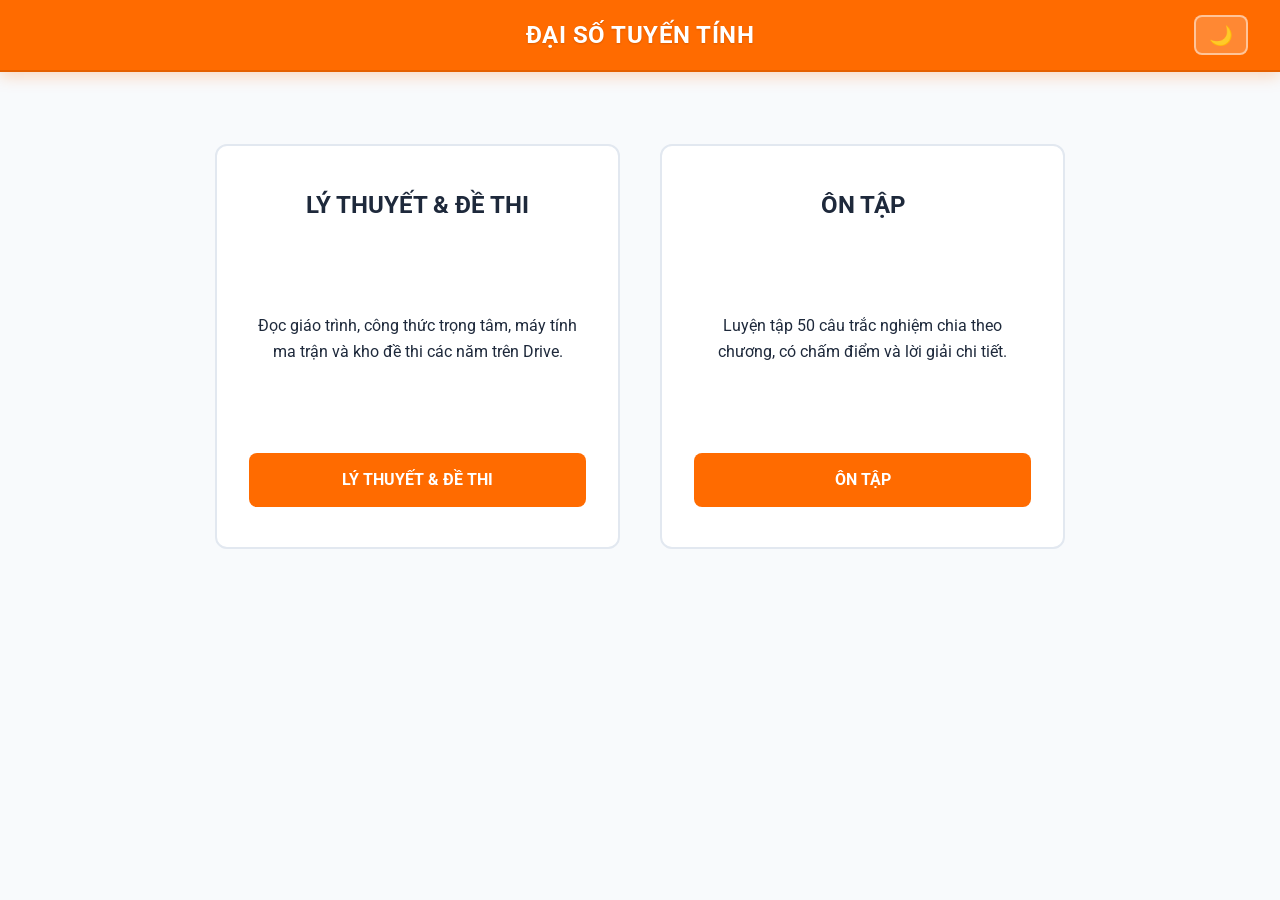
<file: Web2/index.html>
<!DOCTYPE html>
<html lang="vi">
<head>
    <meta charset="UTF-8">
    <meta name="viewport" content="width=device-width, initial-scale=1.0">
    <title>Trang chủ</title>
    <link rel="stylesheet" href="css/style.css?v=6">
</head>
<body>

    <header>
        <h1>ĐẠI SỐ TUYẾN TÍNH</h1>
        <div class="header-actions">
            <button id="theme-toggle" class="theme-toggle-btn" title="Đổi giao diện Sáng/Tối">🌙</button>
        </div>
    </header>

    <div class="container">
        <div class="home-grid">
            <div class="square-card">
                <h2>LÝ THUYẾT & ĐỀ THI</h2>
                <p>Đọc giáo trình, công thức trọng tâm, máy tính ma trận và kho đề thi các năm trên Drive.</p>
                <a href="theory.html" class="btn-orange">LÝ THUYẾT & ĐỀ THI</a>
            </div>

            <div class="square-card">
                <h2>ÔN TẬP</h2>
                <p>Luyện tập 50 câu trắc nghiệm chia theo chương, có chấm điểm và lời giải chi tiết.</p>
                <a href="quiz.html" class="btn-orange">ÔN TẬP</a>
            </div>
        </div>
    </div>

    <script src="js/quiz.js"></script>
</body>
</html>
</file>
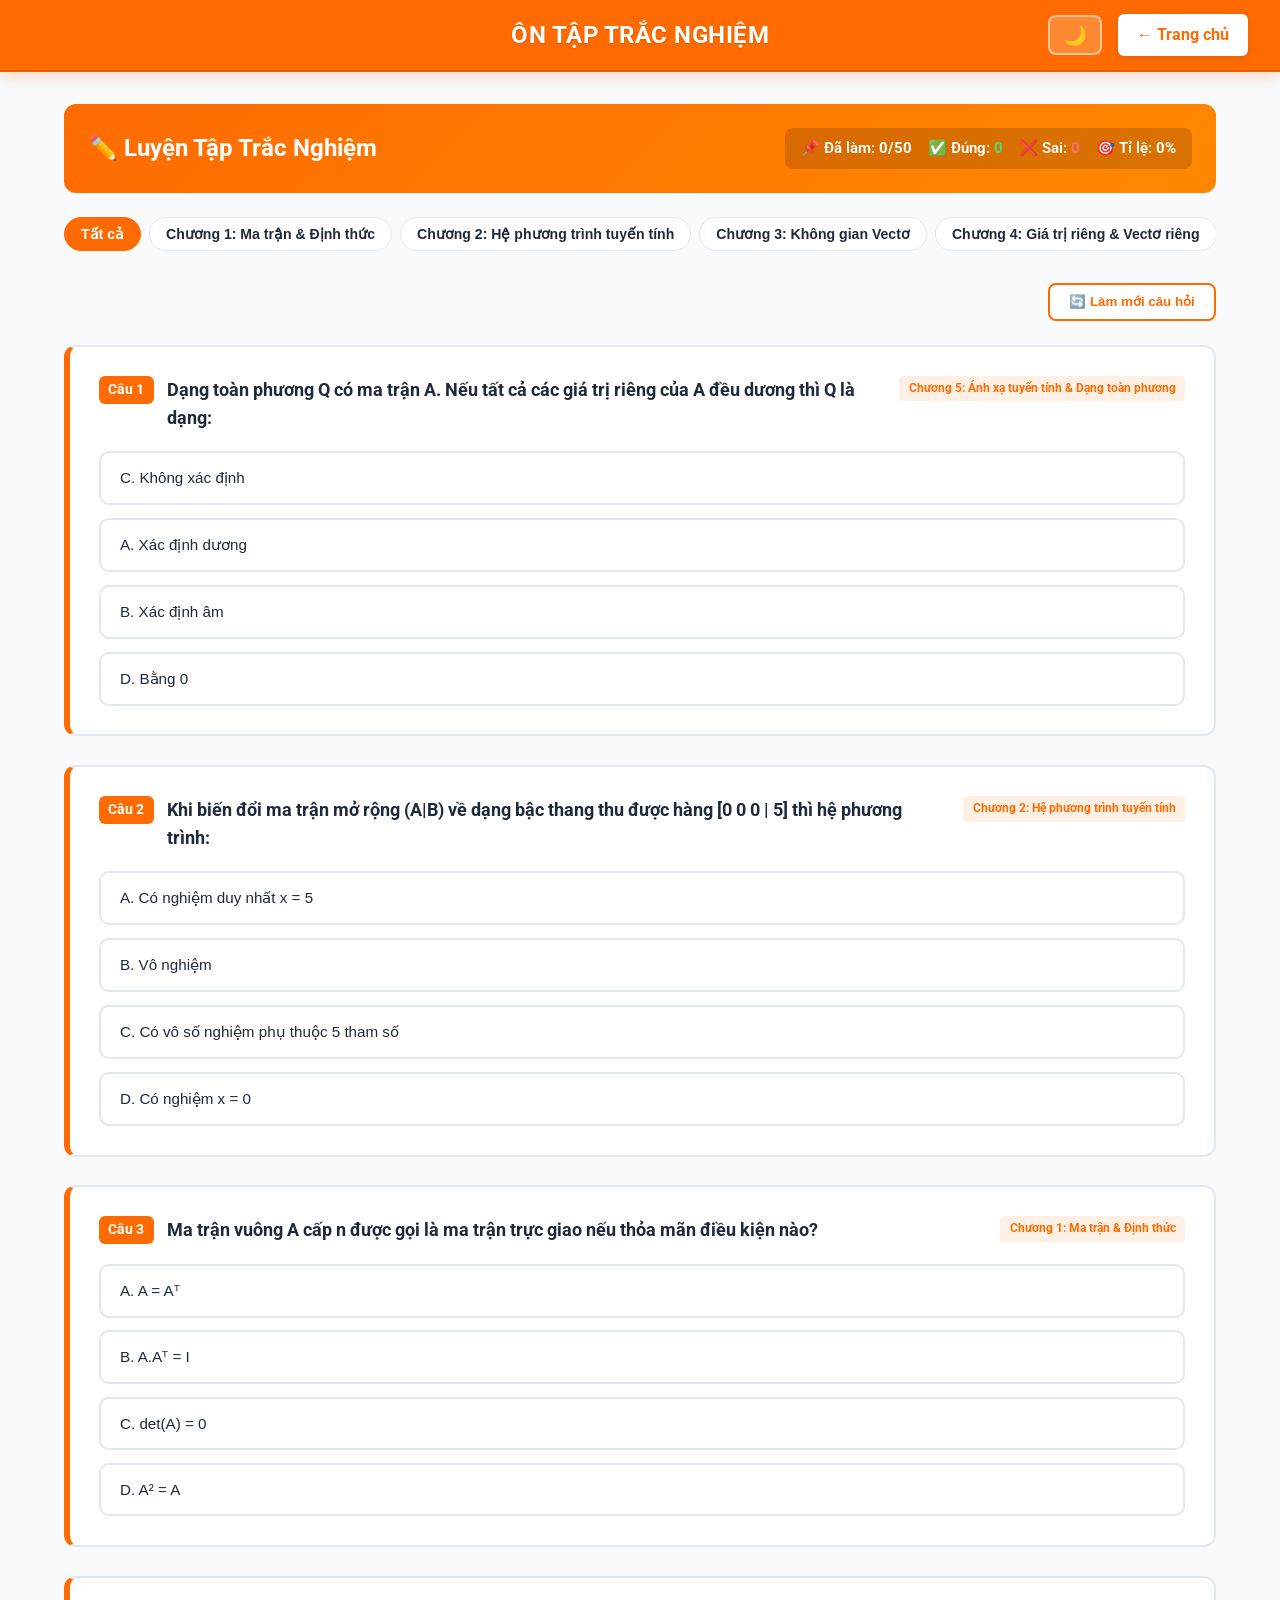
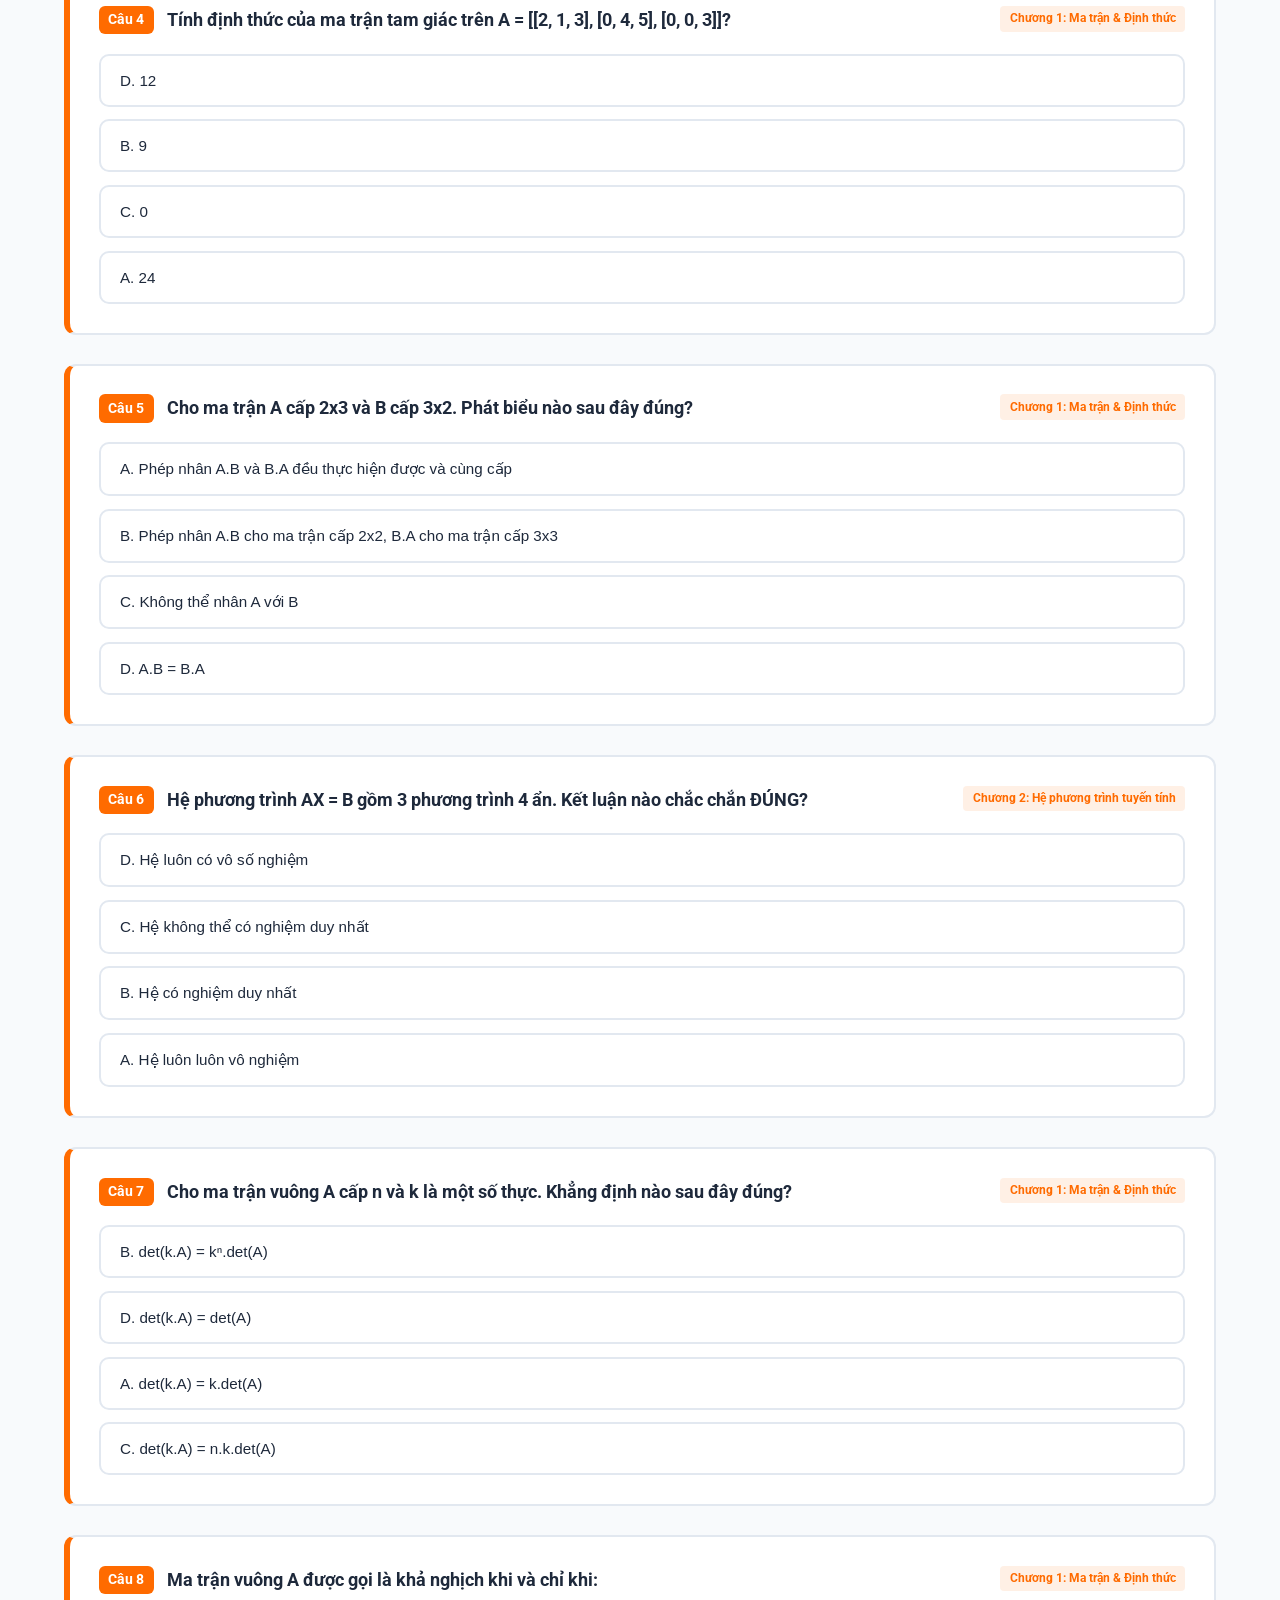
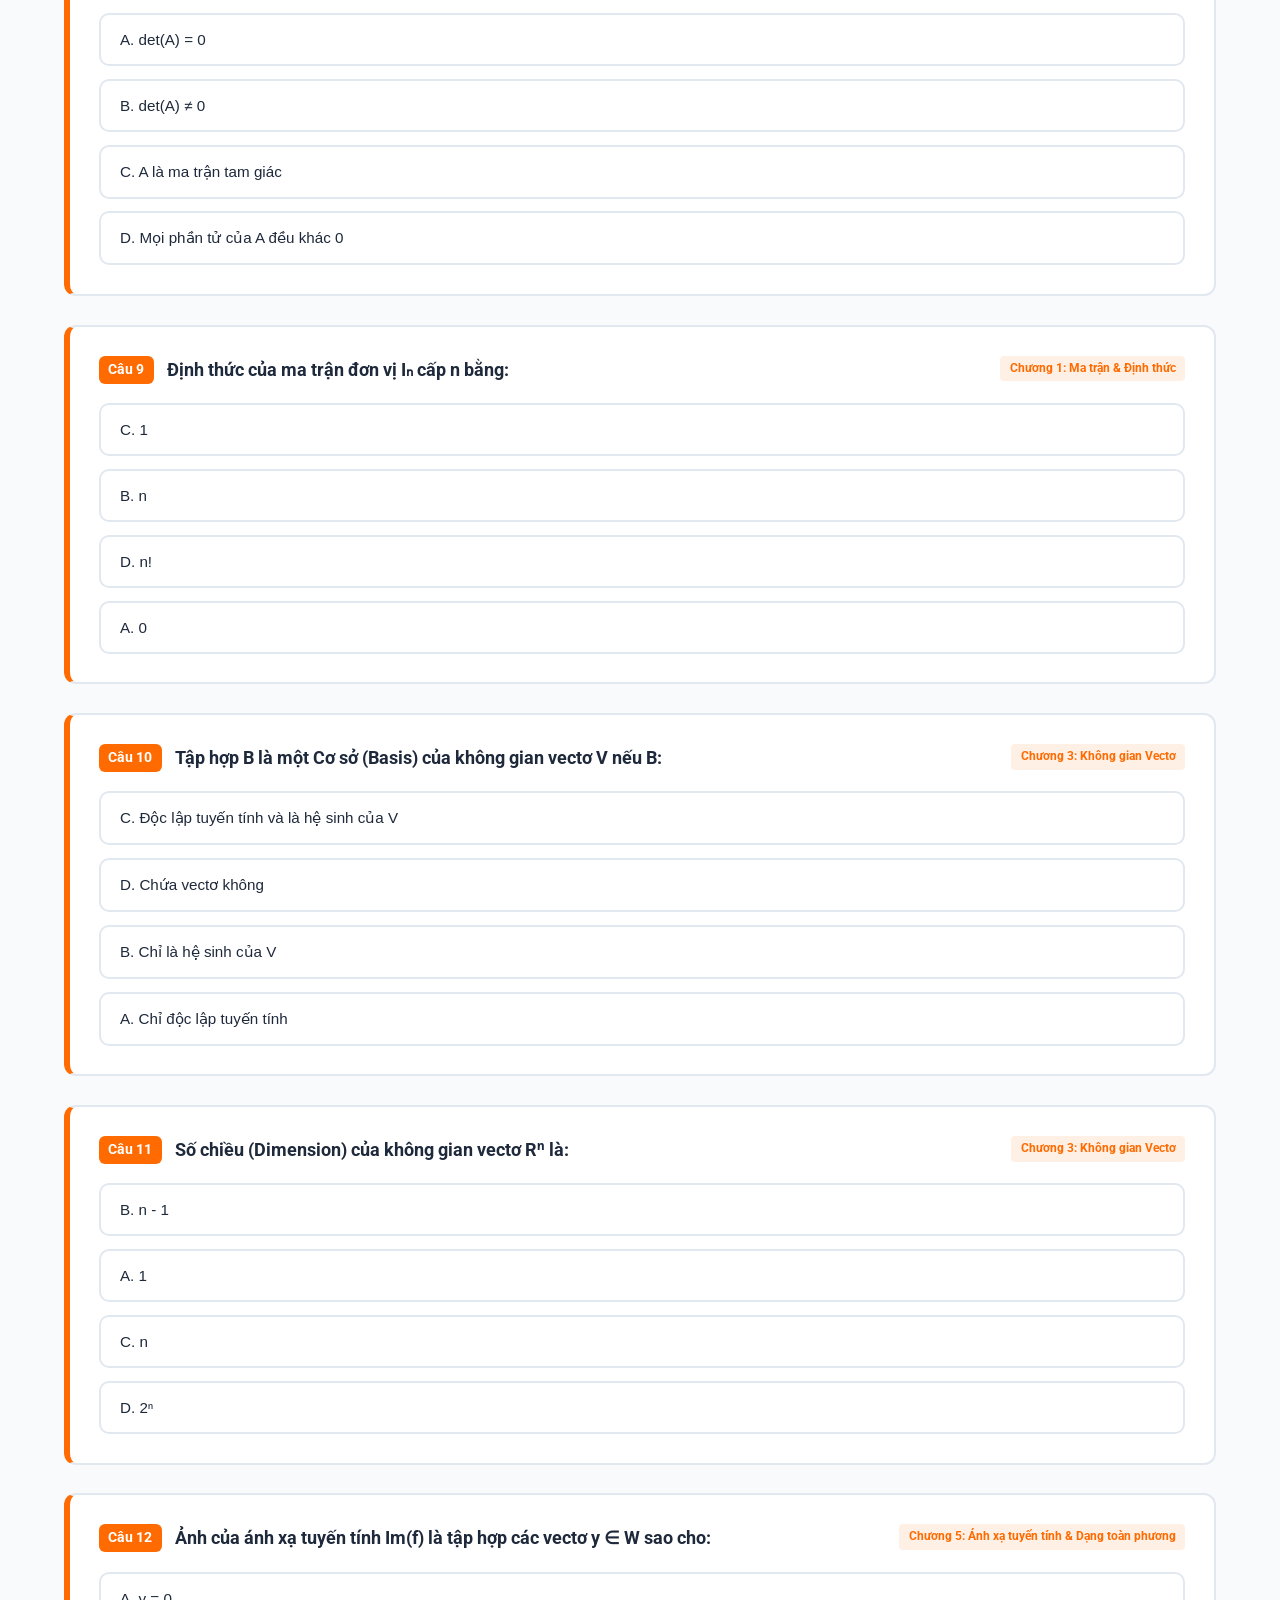
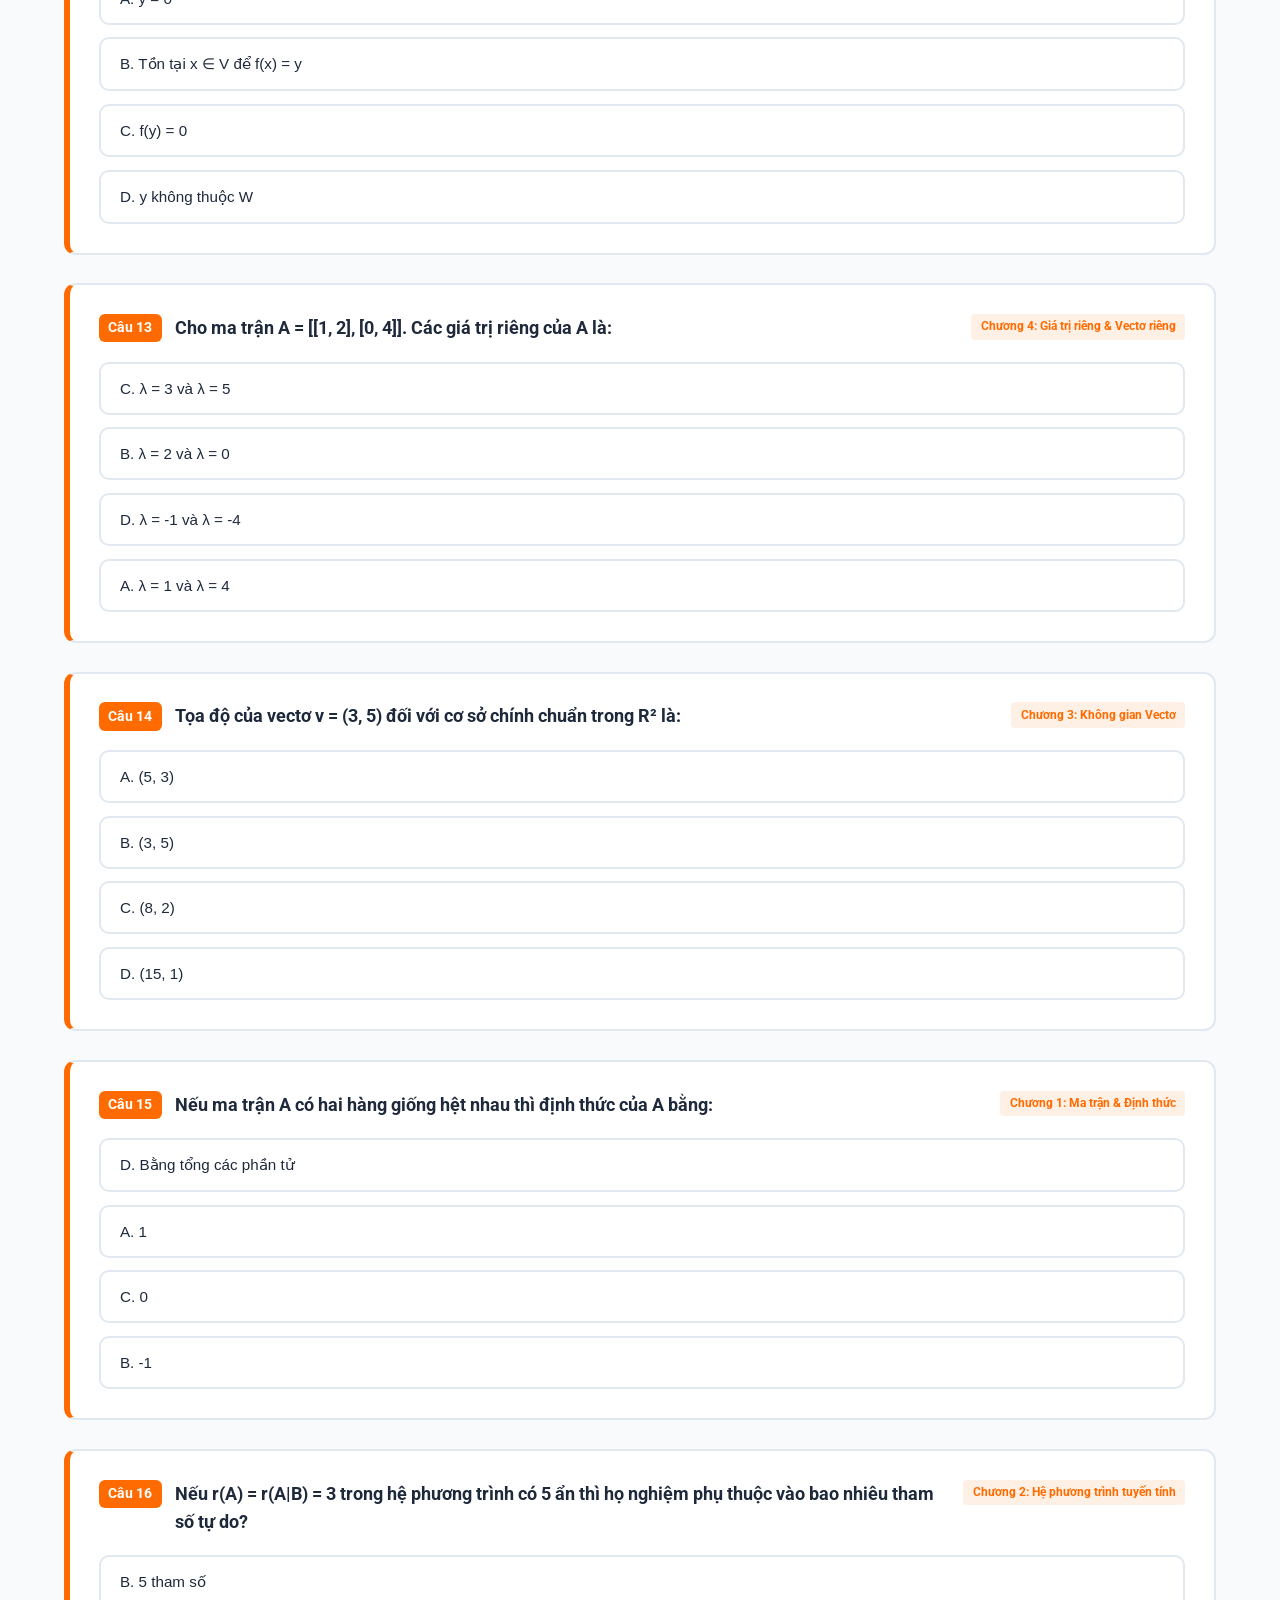
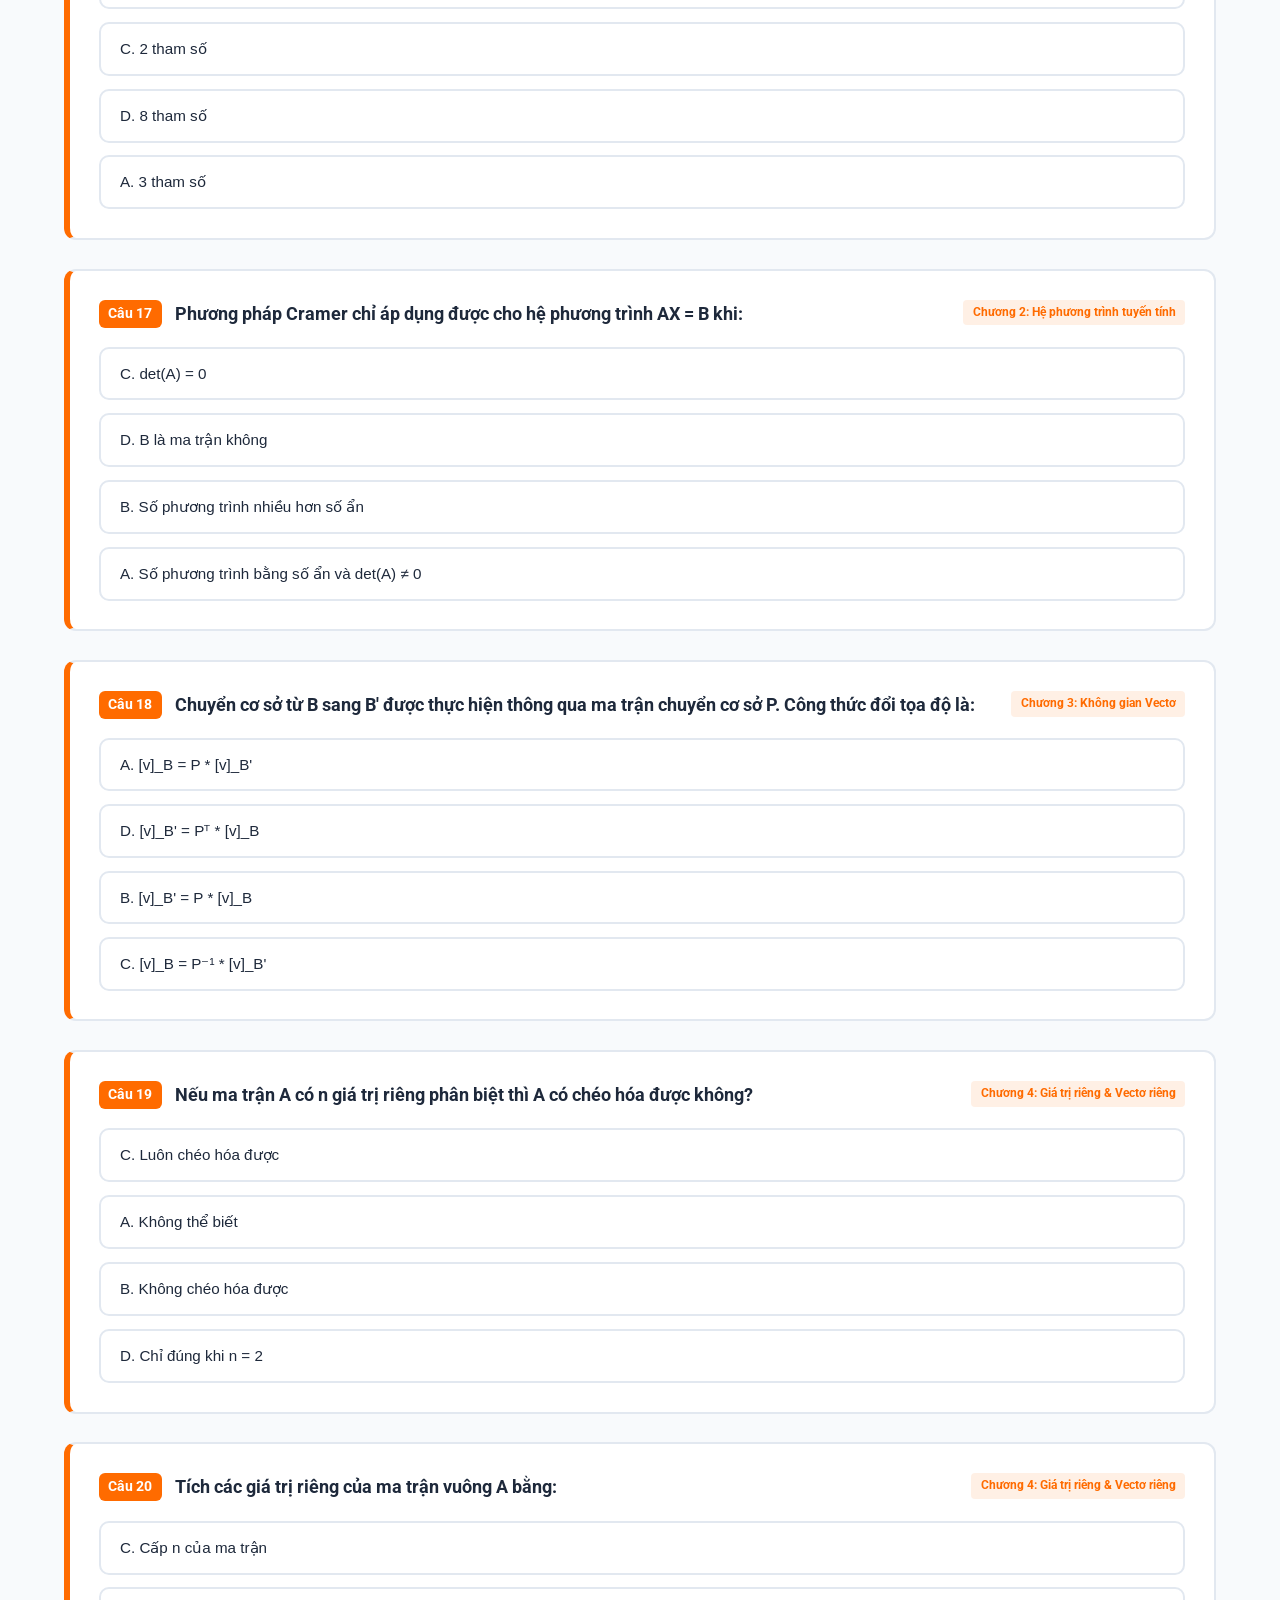
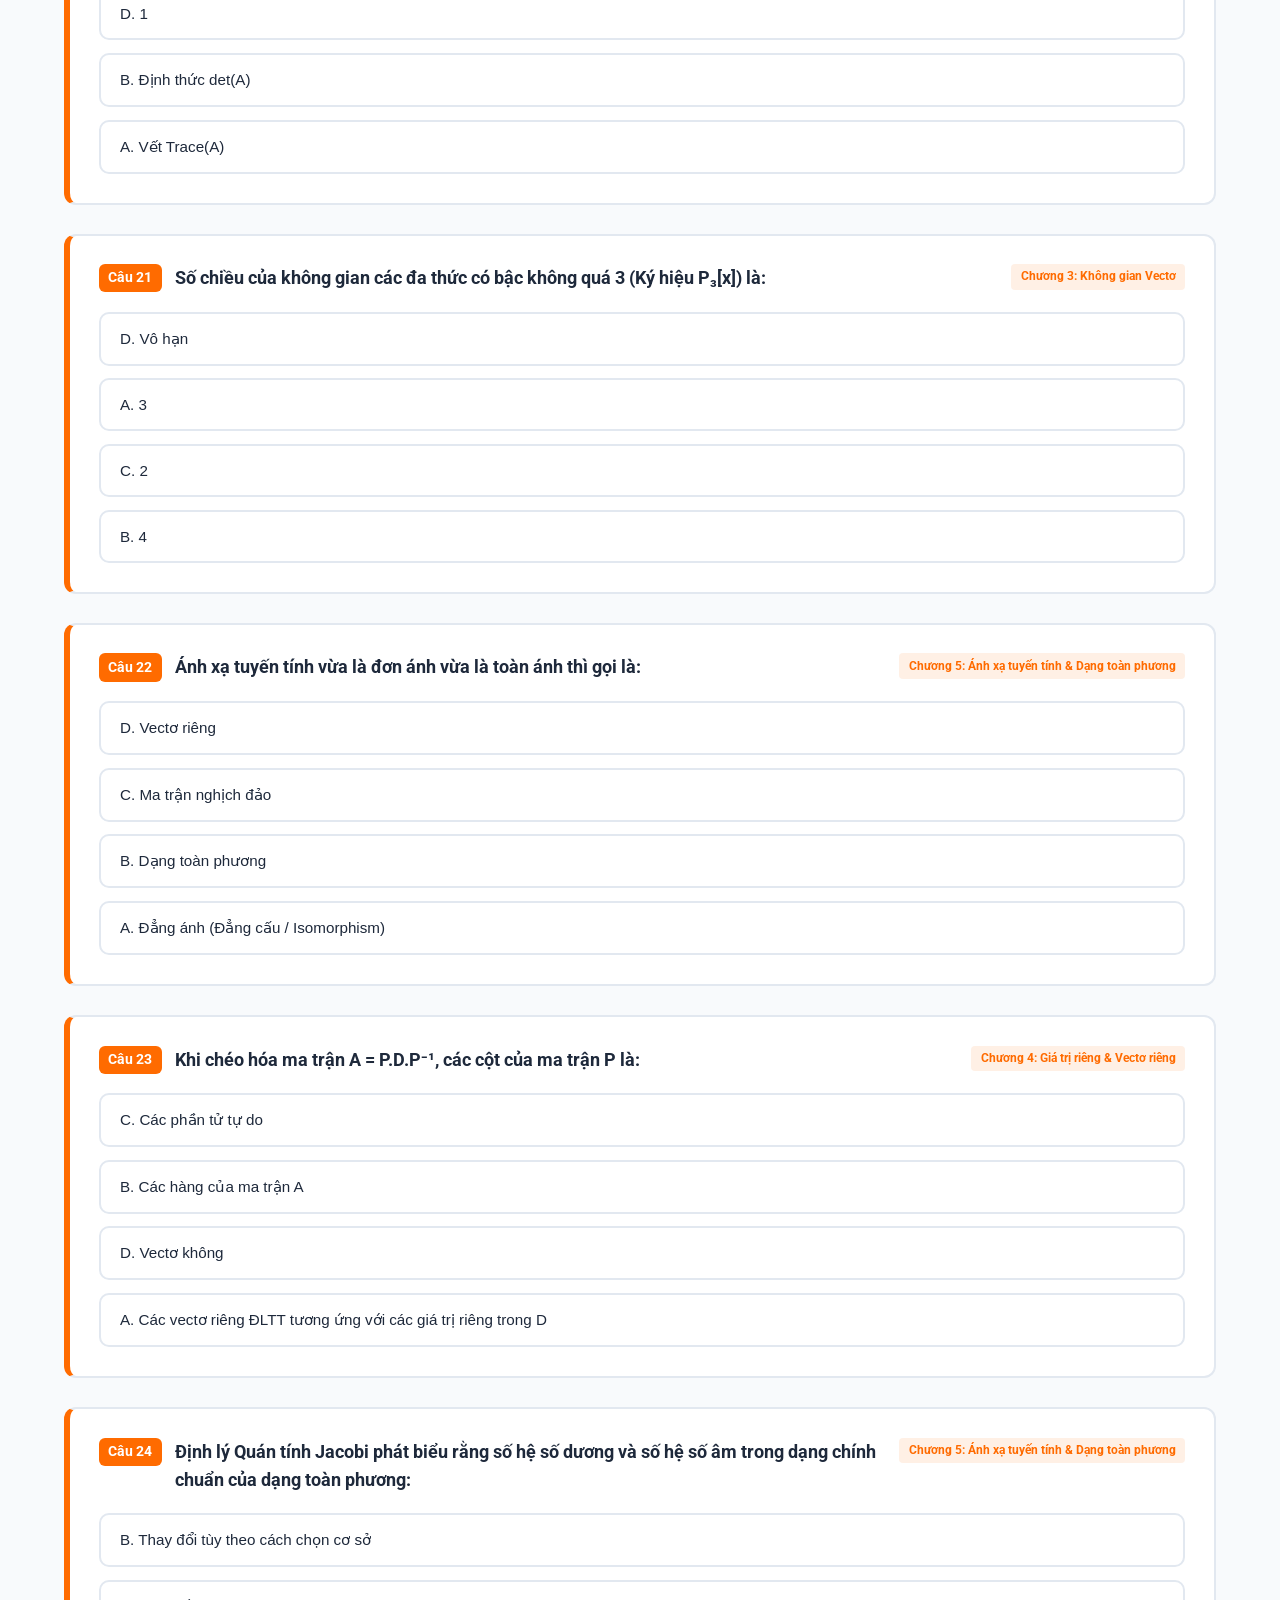
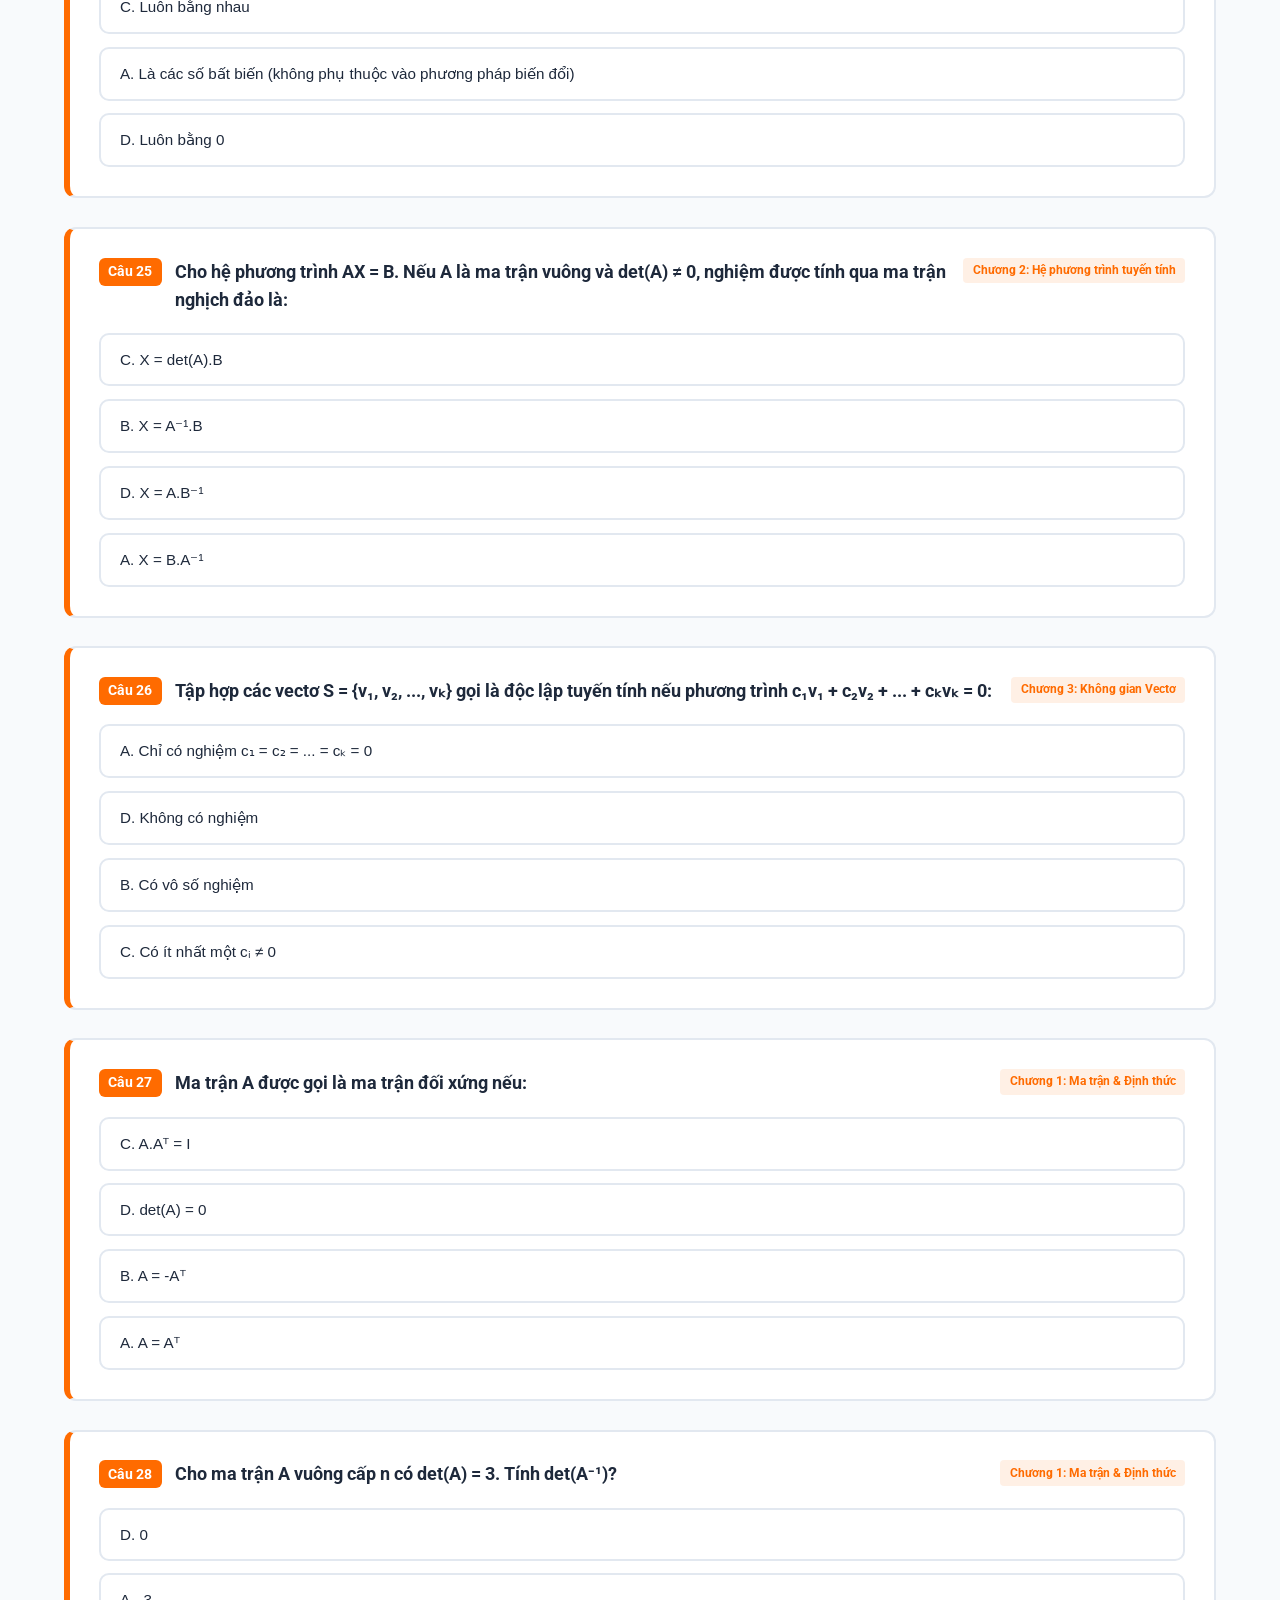
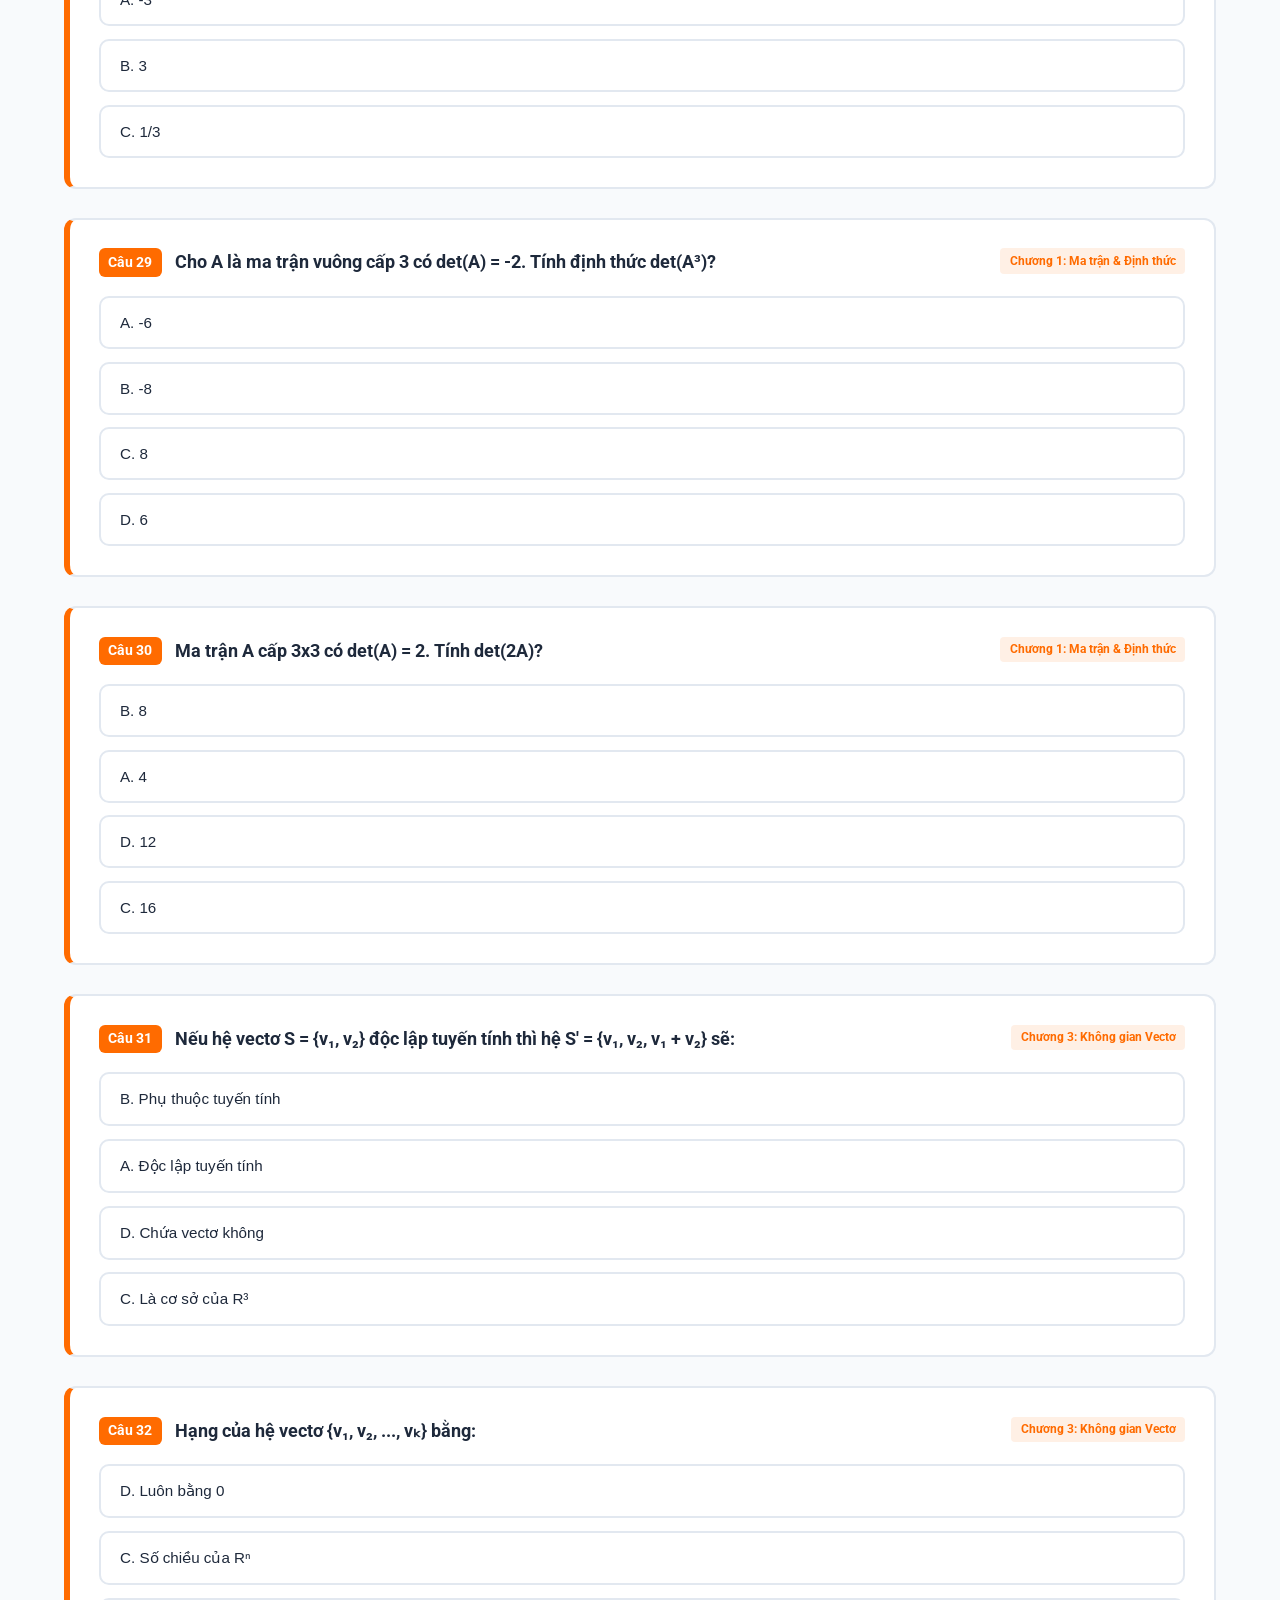
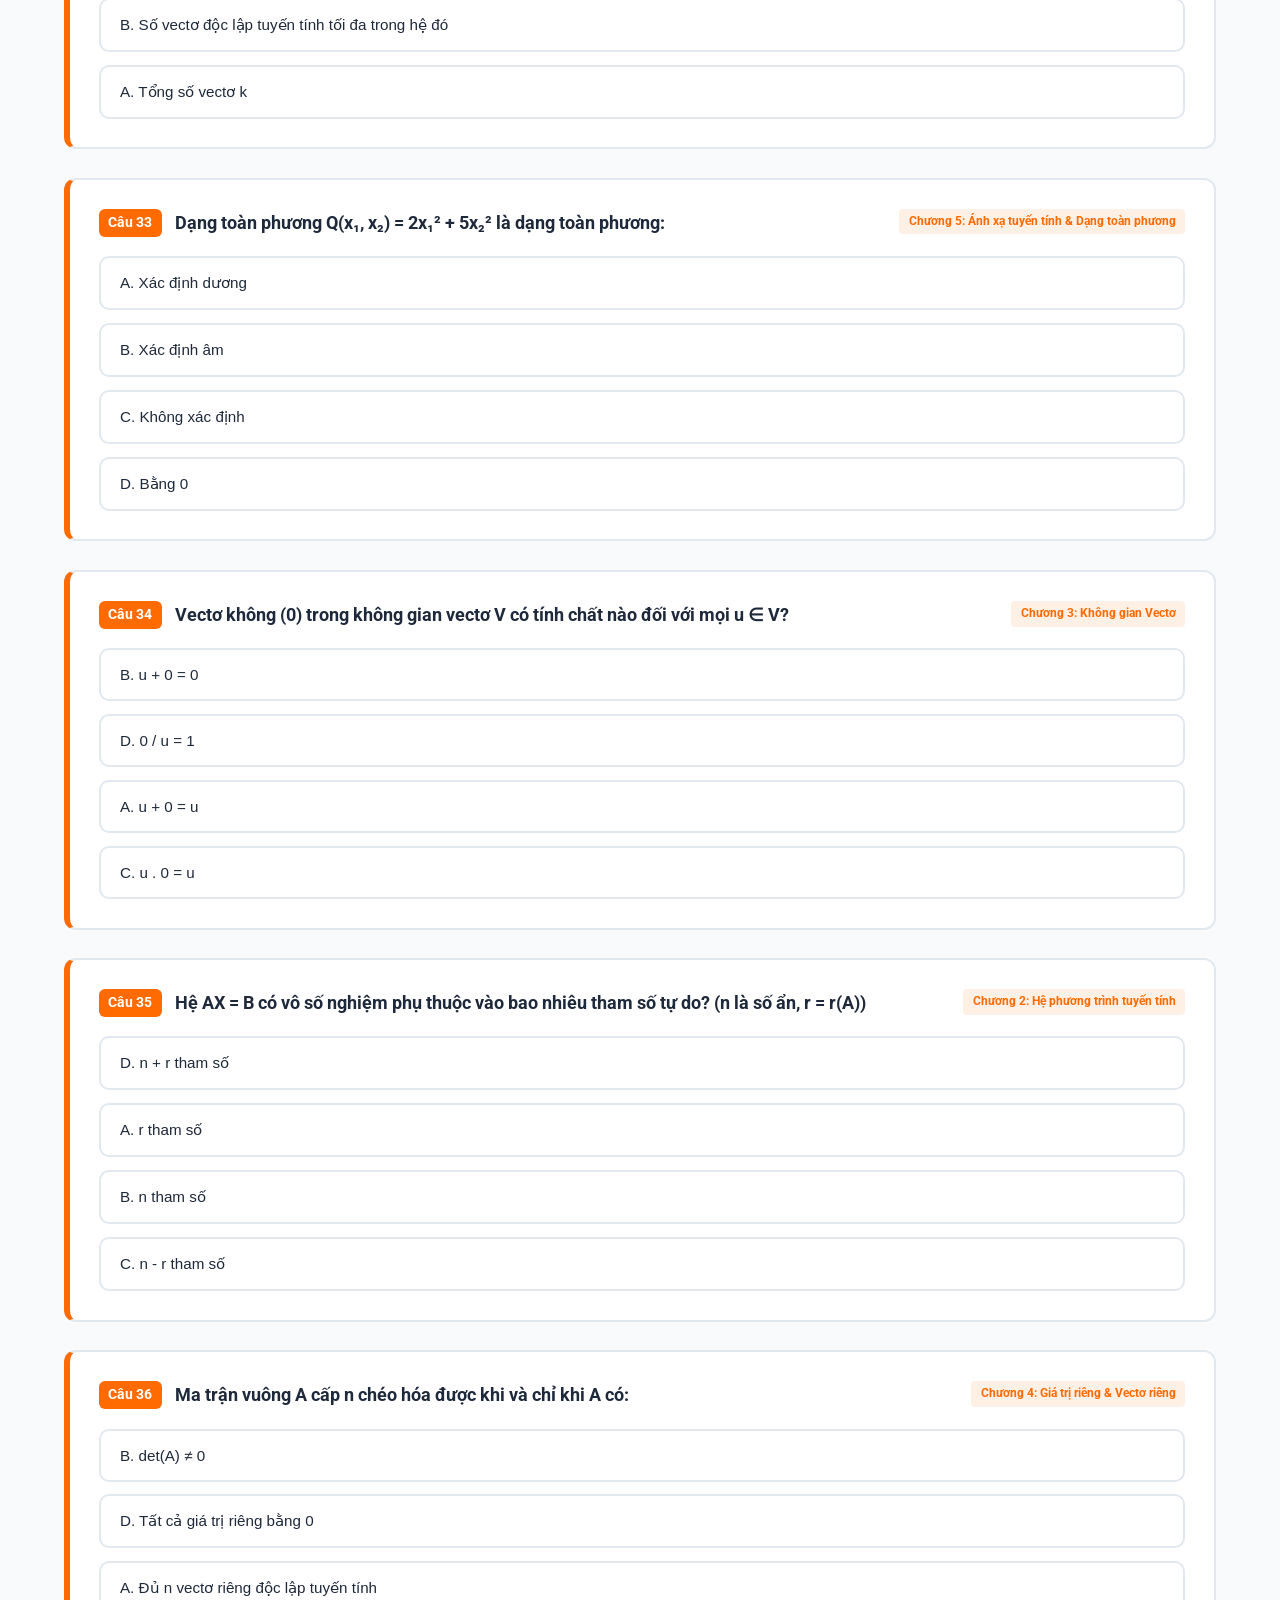
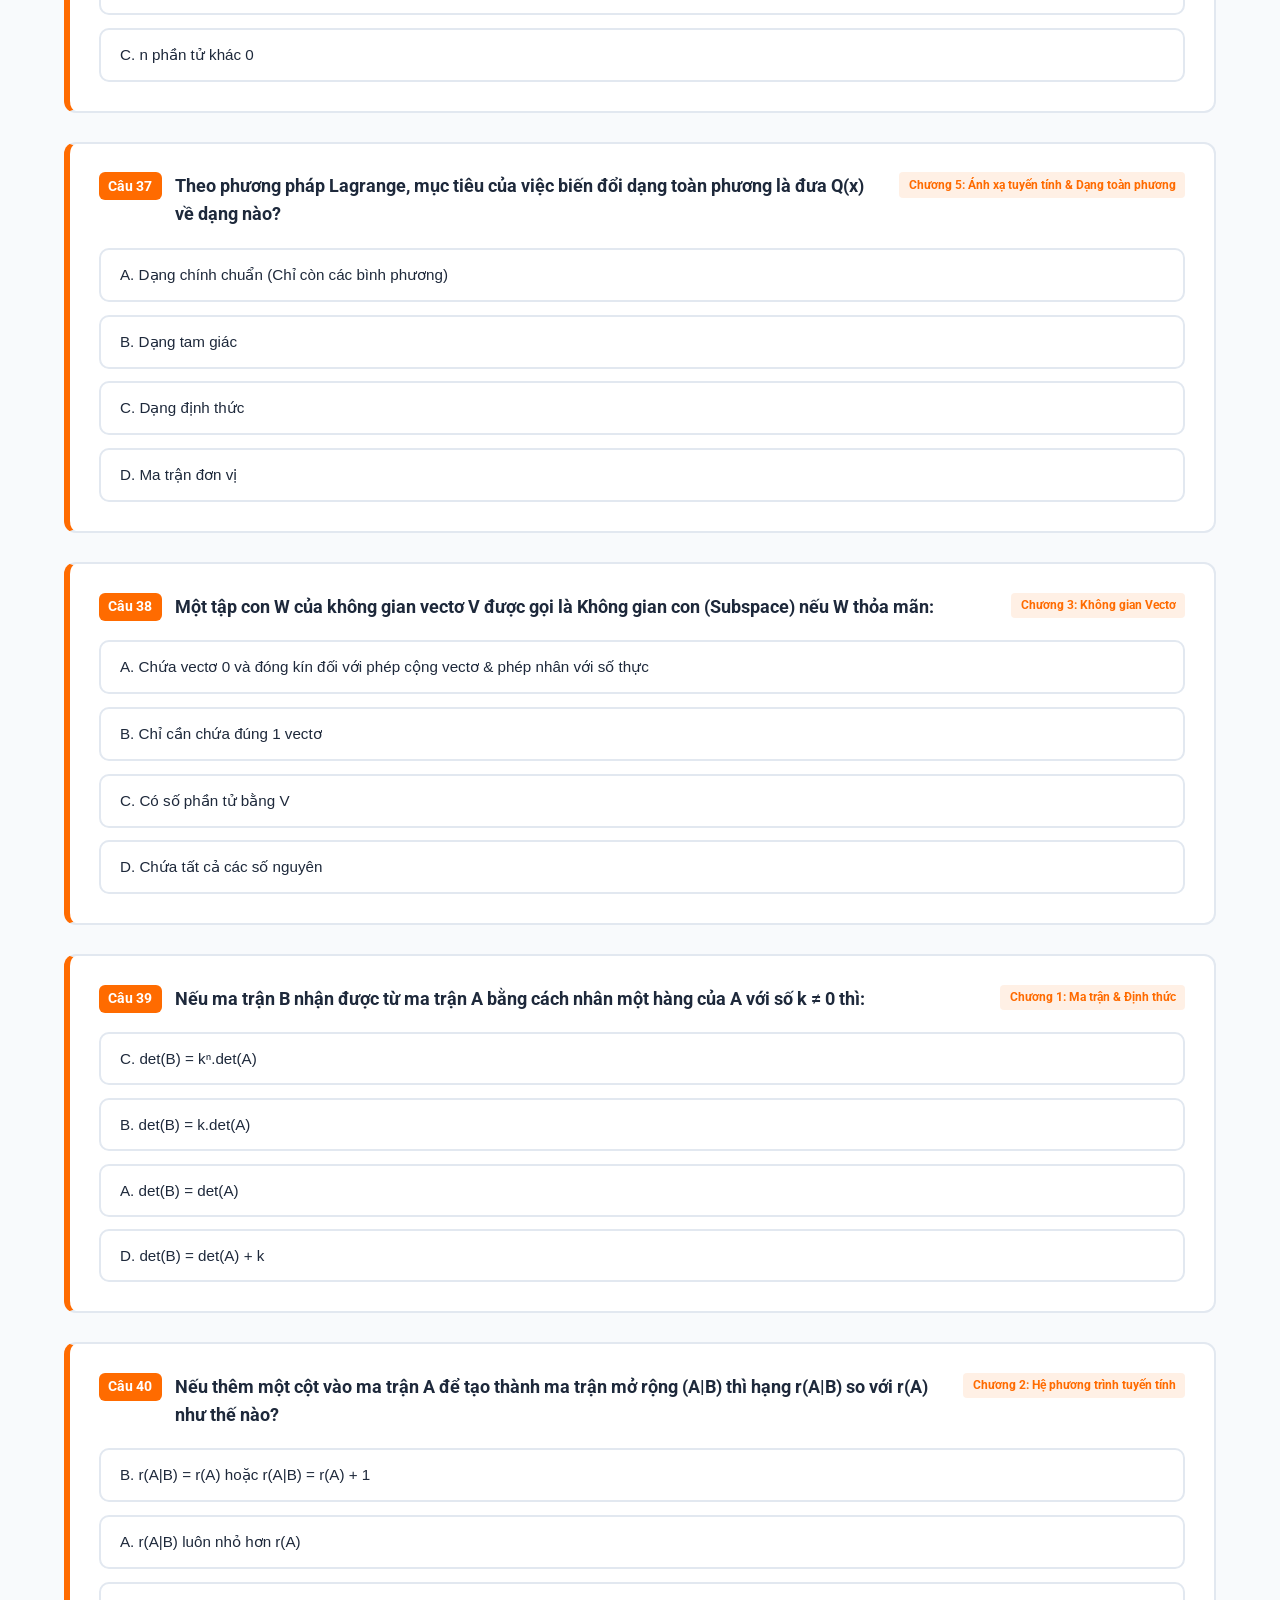
<file: Web2/quiz.html>
<!DOCTYPE html>
<html lang="vi">
<head>
    <meta charset="UTF-8">
    <meta name="viewport" content="width=device-width, initial-scale=1.0">
    <title>Câu hỏi ôn tập</title>
    <link rel="stylesheet" href="css/style.css?v=4">
</head>
<body>

    <header>
        <h1>ÔN TẬP TRẮC NGHIỆM</h1>
        <div class="header-actions">
            <button id="theme-toggle" class="theme-toggle-btn" title="Đổi giao diện Sáng/Tối">🌙</button>
            <a href="index.html" class="back-btn">&#8592; Trang chủ</a>
        </div>
    </header>

    <div class="container">
        <!-- Thanh Thống kê & Chấm điểm -->
        <div class="quiz-dashboard">
            <div class="quiz-dashboard-top">
                <h2>✏️ Luyện Tập Trắc Nghiệm</h2>
                <div class="score-board">
                    <span>📌 Đã làm: <strong id="stat-progress">0/0</strong></span>
                    <span>✅ Đúng: <strong id="stat-correct" style="color: #4ade80;">0</strong></span>
                    <span>❌ Sai: <strong id="stat-wrong" style="color: #f87171;">0</strong></span>
                    <span>🎯 Tỉ lệ: <strong id="stat-percent">0%</strong></span>
                </div>
            </div>
        </div>

        <!-- Bộ lọc theo Chương -->
        <div id="filter-container" class="filter-bar">
            <!-- Nút lọc sẽ tự động hiển thị tại đây -->
        </div>

        <!-- Công cụ Trộn đề -->
        <div class="action-tools">
            <button id="shuffle-btn" class="shuffle-btn">🔀 Trộn đề ngẫu nhiên</button>
        </div>

        <!-- Danh sách câu hỏi -->
        <div id="quiz-container">
            <!-- Dữ liệu từ JSON sẽ nạp tự động vào đây -->
        </div>
    </div>

    <script src="js/quiz.js"></script>
</body>
</html>
</file>
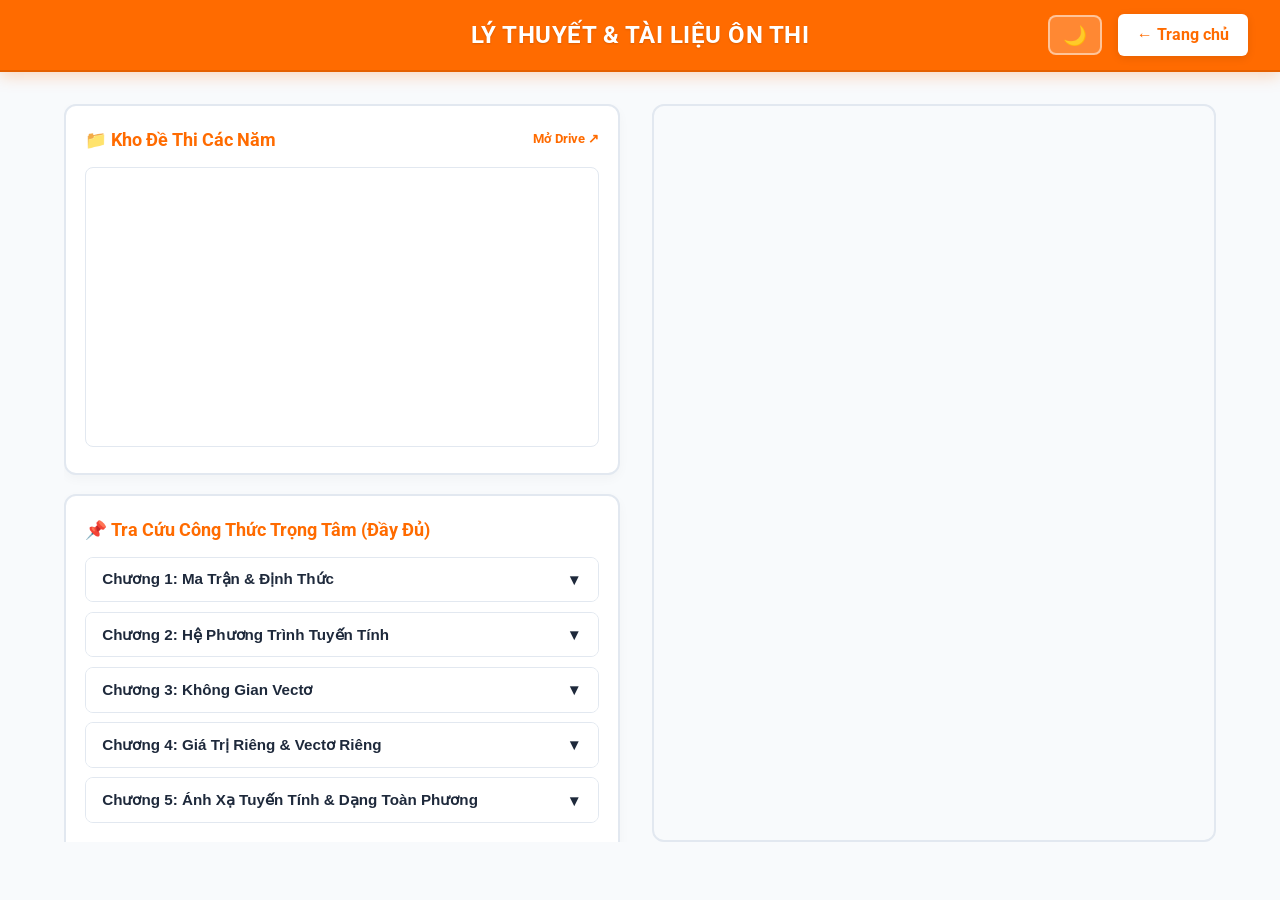
<file: Web2/theory.html>
<!DOCTYPE html>
<html lang="vi">
<head>
    <meta charset="UTF-8">
    <meta name="viewport" content="width=device-width, initial-scale=1.0">
    <title>Lý Thuyết & Đề Thi</title>
    <link rel="stylesheet" href="css/style.css?v=7">
</head>
<body>

    <header>
        <h1>LÝ THUYẾT & TÀI LIỆU ÔN THI</h1>
        <div class="header-actions">
            <button id="theme-toggle" class="theme-toggle-btn" title="Đổi giao diện Sáng/Tối">🌙</button>
            <a href="index.html" class="back-btn">&#8592; Trang chủ</a>
        </div>
    </header>

    <div class="container">
        <div class="theory-layout">
            
            <!-- CỘT BÊN TRÁI: TRA CỨU CÔNG THỨC & CÔNG CỤ -->
            <div class="theory-left-panel">
                
                <!-- Khung Đề Thi Các Năm (Google Drive Embed) -->
                <div class="feature-card">
                    <div style="display: flex; justify-content: space-between; align-items: center; margin-bottom: 0.8rem;">
                        <h3 style="margin: 0;">📁 Kho Đề Thi Các Năm</h3>
                        <a href="https://drive.google.com/drive/folders/1NdUQLf3eAZYB9LAUIAKQmEBO3qbM4qbh" 
                           target="_blank" 
                           style="font-size: 0.8rem; color: var(--primary-orange); font-weight: 700; text-decoration: none;">
                            Mở Drive ↗
                        </a>
                    </div>
                    <iframe 
                        src="https://drive.google.com/embeddedfolderview?id=1NdUQLf3eAZYB9LAUIAKQmEBO3qbM4qbh#list" 
                        style="width: 100%; height: 280px; border: 1.5px solid var(--border-color); border-radius: 8px;"
                        frameborder="0">
                    </iframe>
                </div>

                <!-- Bảng tra cứu công thức ĐẦY ĐỦ 5 CHƯƠNG -->
                <div class="feature-card">
                    <h3>📌 Tra Cứu Công Thức Trọng Tâm (Đầy Đủ)</h3>
                    
                    <!-- Chương 1 -->
                    <div class="accordion-item">
                        <button class="accordion-header">Chương 1: Ma Trận & Định Thức <span>▼</span></button>
                        <div class="accordion-content">
                            <p><strong>1. Định thức cấp 2 & cấp 3:</strong></p>
                            <div class="formula-box">det([[a, b], [c, d]]) = a.d - b.c</div>
                            <p><strong>2. Tính chất định thức:</strong></p>
                            <div class="formula-box">det(A.B) = det(A) * det(B)</div>
                            <div class="formula-box">det(k.A) = kⁿ * det(A) (với A cấp n)</div>
                            <div class="formula-box">det(Aᵀ) = det(A)</div>
                            <div class="formula-box">det(A⁻¹) = 1 / det(A)</div>
                            <p><strong>3. Ma trận nghịch đảo A⁻¹:</strong></p>
                            <div class="formula-box">A⁻¹ = (1 / det(A)) * P_adj(A)</div>
                            <p>*(Điều kiện tồn tại A⁻¹: det(A) ≠ 0)*</p>
                        </div>
                    </div>

                    <!-- Chương 2 -->
                    <div class="accordion-item">
                        <button class="accordion-header">Chương 2: Hệ Phương Trình Tuyến Tính <span>▼</span></button>
                        <div class="accordion-content">
                            <p><strong>1. Định lý Kronecker - Capelli:</strong></p>
                            <p>• Có nghiệm <=> <code>r(A) = r(A|B)</code></p>
                            <p>• Nghiệm duy nhất <=> <code>r(A) = r(A|B) = n</code> (n là số ẩn)</p>
                            <p>• Vô số nghiệm <=> <code>r(A) = r(A|B) < n</code> (Phụ thuộc vào <code>n - r</code> tham số)</p>
                            <p>• Vô nghiệm <=> <code>r(A) < r(A|B)</code></p>
                            <p><strong>2. Quy tắc Cramer (Áp dụng khi A vuông & det(A) ≠ 0):</strong></p>
                            <div class="formula-box">xᵢ = det(Aᵢ) / det(A)</div>
                            <p><strong>3. Hệ phương trình thuần nhất (AX = 0):</strong></p>
                            <p>• Luôn có nghiệm tầm thường <code>X = 0</code>.</p>
                            <p>• Có nghiệm phi tầm thường (khác 0) <=> <code>det(A) = 0</code>.</p>
                        </div>
                    </div>

                    <!-- Chương 3 -->
                    <div class="accordion-item">
                        <button class="accordion-header">Chương 3: Không Gian Vectơ <span>▼</span></button>
                        <div class="accordion-content">
                            <p><strong>1. Độc lập tuyến tính & Phụ thuộc tuyến tính:</strong></p>
                            <div class="formula-box">c₁v₁ + c₂v₂ + ... + cₖvₖ = 0</div>
                            <p>• <em>ĐLTT:</em> Bắt buộc c₁ = c₂ = ... = cₖ = 0.</p>
                            <p>• <em>PTTT:</em> Tồn tại ít nhất một cᵢ ≠ 0.</p>
                            <p><strong>2. Cơ sở & Số chiều (Dimension):</strong></p>
                            <p>• Tập B là <strong>Cơ sở</strong> của V <=> B vừa ĐLTT vừa là hệ sinh của V.</p>
                            <p>• Số chiều <code>dim(Rⁿ) = n</code>.</p>
                            <p>• Mọi hệ gồm k > n vectơ trong Rⁿ đều <strong>Phụ thuộc tuyến tính</strong>.</p>
                        </div>
                    </div>

                    <!-- Chương 4 -->
                    <div class="accordion-item">
                        <button class="accordion-header">Chương 4: Giá Trị Riêng & Vectơ Riêng <span>▼</span></button>
                        <div class="accordion-content">
                            <p><strong>1. Định nghĩa & Phương trình đặc trưng:</strong></p>
                            <div class="formula-box">A.v = λ.v (với v ≠ 0)</div>
                            <div class="formula-box">det(A - λI) = 0</div>
                            <p><strong>2. Tính chất của Giá trị riêng λ:</strong></p>
                            <div class="formula-box">∑ λᵢ = Trace(A) (Tổng đường chéo)</div>
                            <div class="formula-box">∏ λᵢ = det(A)</div>
                            <p><strong>3. Điều kiện Chéo hóa ma trận A (cấp n):</strong></p>
                            <p>• A chéo hóa được <=> A có đủ <strong>n vectơ riêng ĐLTT</strong>.</p>
                            <p>• Nếu A có n giá trị riêng phân biệt => A <strong>chắc chắn chéo hóa được</strong>.</p>
                        </div>
                    </div>

                    <!-- Chương 5 -->
                    <div class="accordion-item">
                        <button class="accordion-header">Chương 5: Ánh Xạ Tuyến Tính & Dạng Toàn Phương <span>▼</span></button>
                        <div class="accordion-content">
                            <p><strong>1. Ánh xạ tuyến tính f: V → W:</strong></p>
                            <div class="formula-box">f(u + v) = f(u) + f(v)</div>
                            <div class="formula-box">f(k.u) = k.f(u)</div>
                            <p>• <strong>Ker(f):</strong> Hạch = {x ∈ V | f(x) = 0}</p>
                            <p>• <strong>Im(f):</strong> Ảnh = {y ∈ W | ∃x ∈ V: f(x) = y}</p>
                            <p>• Công thức chiều: <code>dim(Ker f) + dim(Im f) = dim(V)</code></p>
                            <p><strong>2. Dạng toàn phương Q(x) & Tiêu chuẩn Sylvester:</strong></p>
                            <p>• <em>Xác định dương:</em> Tất cả định thức con góc chính <code>Δ₁ > 0, Δ₂ > 0, ..., Δₙ > 0</code>.</p>
                            <p>• <em>Xác định âm:</em> Các định thức con góc chính đổi dấu đan xen <code>Δ₁ < 0, Δ₂ > 0, Δ₃ < 0,...</code></p>
                        </div>
                    </div>

                </div>

                <!-- Máy tính Ma trận Tương tác -->
                <div class="feature-card">
                    <h3>🧮 Máy Tính Định Thức 2x2 Nhanh</h3>
                    <p style="font-size: 0.85rem; color: var(--text-secondary);">Nhập các số vào ma trận bên dưới để kiểm tra kết quả tức thì:</p>
                    
                    <div class="calc-matrix-grid">
                        <input type="number" id="m11" class="matrix-input" value="1">
                        <input type="number" id="m12" class="matrix-input" value="2">
                        <input type="number" id="m21" class="matrix-input" value="3">
                        <input type="number" id="m22" class="matrix-input" value="4">
                    </div>

                    <div class="calc-btn-group">
                        <button id="btn-calc-det" class="btn-calc">Tính det(A)</button>
                    </div>

                    <div id="calc-result" class="calc-result"></div>
                </div>

            </div>

            <!-- CỘT BÊN PHẢI: KHUNG ĐỌC PDF GIÁO TRÌNH -->
            <div class="theory-right-panel">
                <iframe class="pdf-container" src="https://thunhan.wordpress.com/wp-content/uploads/2008/08/dai_so_tuyen_tinh.pdf">
                    Trình duyệt của bạn không hỗ trợ xem PDF trực tiếp. 
                    <a href="https://thunhan.wordpress.com/wp-content/uploads/2008/08/dai_so_tuyen_tinh.pdf" target="_blank">Tải file PDF tại đây.</a>
                </iframe>
            </div>

        </div>
    </div>

    <script src="js/quiz.js"></script>
    <script>
        document.addEventListener("DOMContentLoaded", () => {
            // Accordion Toggle Gập/Mở
            const accHeaders = document.querySelectorAll(".accordion-header");
            accHeaders.forEach(header => {
                header.addEventListener("click", () => {
                    const content = header.nextElementSibling;
                    content.classList.toggle("show");
                });
            });

            // Máy tính Định thức 2x2
            const calcBtn = document.getElementById("btn-calc-det");
            const resultBox = document.getElementById("calc-result");

            if (calcBtn) {
                calcBtn.addEventListener("click", () => {
                    const a = parseFloat(document.getElementById("m11").value) || 0;
                    const b = parseFloat(document.getElementById("m12").value) || 0;
                    const c = parseFloat(document.getElementById("m21").value) || 0;
                    const d = parseFloat(document.getElementById("m22").value) || 0;

                    const det = (a * d) - (b * c);
                    
                    resultBox.style.display = "block";
                    resultBox.innerHTML = `det(A) = (${a} × ${d}) - (${b} × ${c}) = ${det}`;
                });
            }
        });
    </script>
</body>
</html>
</file>
<file: Web2/css/style.css>
@import url('https://fonts.googleapis.com/css2?family=Roboto:wght@400;500;700&display=swap');

:root {
    --bg-color: #f8fafc;
    --card-bg: #ffffff;
    --text-primary: #1e293b;
    --text-secondary: #64748b;
    --border-color: #e2e8f0;
    --primary-orange: #ff6b00;
    --primary-hover: #e05d00;
    --header-bg: #ff6b00; /* Header nền cam */
    --header-text: #ffffff; /* Chữ Header màu trắng */
    --correct-bg: #ecfdf5;
    --correct-border: #10b981;
    --correct-text: #047857;
    --wrong-bg: #fef2f2;
    --wrong-border: #ef4444;
    --wrong-text: #b91c1c;
    --explain-bg: #fffbe8;
    --explain-border: #ffe58f;
    --input-bg: #f1f5f9;
}

[data-theme="dark"] {
    --bg-color: #0f172a;
    --card-bg: #1e293b;
    --text-primary: #f8fafc;
    --text-secondary: #94a3b8;
    --border-color: #334155;
    --header-bg: #ff6b00; /* Giữ màu cam nổi bật ở Dark Mode */
    --header-text: #ffffff;
    --correct-bg: #064e3b;
    --correct-border: #059669;
    --correct-text: #a7f3d0;
    --wrong-bg: #7f1d1d;
    --wrong-border: #dc2626;
    --wrong-text: #fecaca;
    --explain-bg: #322d10;
    --explain-border: #786208;
    --input-bg: #0f172a;
}

* {
    box-sizing: border-box;
    margin: 0;
    padding: 0;
    transition: background-color 0.25s ease, color 0.25s ease, border-color 0.25s ease;
}

body {
    font-family: 'Roboto', Arial, sans-serif;
    background-color: var(--bg-color);
    color: var(--text-primary);
    line-height: 1.6;
    min-height: 100vh;
    display: flex;
    flex-direction: column;
}

/* ================= HEADER NỀN CAM CĂN GIỮA ================= */
header {
    background-color: var(--header-bg);
    border-bottom: 2px solid rgba(0, 0, 0, 0.1);
    padding: 1rem 2rem;
    position: relative;
    display: flex;
    justify-content: center;
    align-items: center;
    min-height: 70px;
    box-shadow: 0 4px 15px rgba(255, 107, 0, 0.25);
}

header h1 {
    font-size: 1.5rem;
    color: var(--header-text); /* Chữ màu trắng */
    font-weight: 700;
    text-align: center;
    letter-spacing: 0.5px;
    text-shadow: 0 1px 2px rgba(0, 0, 0, 0.15);
}

.header-actions {
    position: absolute;
    right: 2rem;
    display: flex;
    align-items: center;
    gap: 1rem;
}

.theme-toggle-btn {
    background: rgba(255, 255, 255, 0.2);
    border: 2px solid rgba(255, 255, 255, 0.5);
    color: #ffffff;
    font-size: 1.2rem;
    padding: 0.4rem 0.8rem;
    border-radius: 8px;
    cursor: pointer;
}

.theme-toggle-btn:hover {
    background: rgba(255, 255, 255, 0.35);
}

.back-btn {
    color: var(--primary-orange);
    background-color: #ffffff;
    text-decoration: none;
    font-weight: 700;
    padding: 0.5rem 1.2rem;
    border-radius: 6px;
    white-space: nowrap;
    box-shadow: 0 2px 8px rgba(0, 0, 0, 0.1);
}

.back-btn:hover {
    background-color: #f8fafc;
    transform: translateY(-1px);
}

/* Container Căn giữa màn hình */
.container {
    max-width: 1200px;
    width: 100%;
    margin: 2rem auto;
    padding: 0 1.5rem;
    flex: 1;
}

.page-title {
    text-align: center;
    font-size: 1.8rem;
    margin-bottom: 2rem;
}

/* Trang Chủ Grid Căn giữa */
.home-grid {
    display: grid;
    grid-template-columns: repeat(2, 1fr);
    gap: 2.5rem;
    max-width: 850px;
    margin: 2.5rem auto;
}

.square-card {
    background-color: var(--card-bg);
    border: 2px solid var(--border-color);
    border-radius: 12px;
    aspect-ratio: 1 / 1;
    padding: 2.5rem 2rem;
    display: flex;
    flex-direction: column;
    justify-content: space-between;
    align-items: center;
    text-align: center;
}

.square-card:hover {
    border-color: var(--primary-orange);
    transform: translateY(-4px);
    box-shadow: 0 10px 25px rgba(255, 107, 0, 0.15);
}

.btn-orange {
    display: block;
    width: 100%;
    padding: 0.9rem;
    background-color: var(--primary-orange);
    color: #ffffff;
    text-decoration: none;
    font-weight: 700;
    border-radius: 8px;
    border: none;
    cursor: pointer;
    text-align: center;
}

/* ================= BỐ CỤC TRANG LÝ THUYẾT (2 CỘT) ================= */
.theory-layout {
    display: grid;
    grid-template-columns: 1fr 1fr;
    gap: 1.5rem;
    align-items: start;
}

.theory-left-panel {
    display: flex;
    flex-direction: column;
    gap: 1.2rem;
    max-height: 82vh;
    overflow-y: auto;
    padding-right: 0.5rem;
}

.theory-left-panel::-webkit-scrollbar {
    width: 6px;
}
.theory-left-panel::-webkit-scrollbar-thumb {
    background: var(--border-color);
    border-radius: 4px;
}

.feature-card {
    background: var(--card-bg);
    border: 2px solid var(--border-color);
    border-radius: 12px;
    padding: 1.2rem;
    box-shadow: 0 4px 12px rgba(0,0,0,0.03);
}

.feature-card h3 {
    font-size: 1.1rem;
    color: var(--primary-orange);
    margin-bottom: 0.8rem;
    display: flex;
    align-items: center;
    gap: 0.5rem;
}

/* Accordion */
.accordion-item {
    border: 1px solid var(--border-color);
    border-radius: 8px;
    margin-bottom: 0.6rem;
    overflow: hidden;
}

.accordion-header {
    width: 100%;
    background: var(--card-bg);
    border: none;
    padding: 0.8rem 1rem;
    text-align: left;
    font-weight: 700;
    font-size: 0.95rem;
    color: var(--text-primary);
    cursor: pointer;
    display: flex;
    justify-content: space-between;
    align-items: center;
}

.accordion-header:hover {
    background-color: rgba(255, 107, 0, 0.05);
}

.accordion-content {
    display: none;
    padding: 0.8rem 1rem;
    border-top: 1px solid var(--border-color);
    font-size: 0.88rem;
    line-height: 1.6;
    background-color: var(--bg-color);
}

.accordion-content.show {
    display: block;
}

.formula-box {
    background: var(--explain-bg);
    border-left: 4px solid var(--primary-orange);
    padding: 0.6rem 0.8rem;
    margin: 0.5rem 0;
    border-radius: 4px;
    font-family: monospace;
    font-size: 0.9rem;
}

/* Công cụ tính Ma trận */
.calc-matrix-grid {
    display: grid;
    grid-template-columns: repeat(2, 1fr);
    gap: 0.5rem;
    max-width: 180px;
    margin: 0.8rem 0;
}

.matrix-input {
    width: 100%;
    padding: 0.5rem;
    text-align: center;
    border: 1.5px solid var(--border-color);
    background-color: var(--input-bg);
    color: var(--text-primary);
    border-radius: 6px;
    font-weight: 700;
}

.calc-btn-group {
    display: flex;
    gap: 0.5rem;
    margin-top: 0.8rem;
}

.btn-calc {
    padding: 0.5rem 1rem;
    background-color: var(--primary-orange);
    color: #fff;
    border: none;
    border-radius: 6px;
    font-weight: 700;
    cursor: pointer;
    font-size: 0.85rem;
}

.btn-calc:hover {
    background-color: var(--primary-hover);
}

.calc-result {
    margin-top: 0.8rem;
    padding: 0.6rem;
    background: var(--correct-bg);
    color: var(--correct-text);
    border: 1px solid var(--correct-border);
    border-radius: 6px;
    font-weight: 700;
    display: none;
}

/* PDF Container */
.pdf-container {
    width: 100%;
    height: 82vh;
    border: 2px solid var(--border-color);
    border-radius: 12px;
}

/* ================= TRANG ÔN TẬP / TRẮC NGHIỆM ================= */
.quiz-dashboard {
    background: linear-gradient(135deg, #ff6b00 0%, #ff8800 100%);
    color: #ffffff;
    border-radius: 12px;
    padding: 1.5rem;
    margin-bottom: 1.5rem;
    display: flex;
    flex-direction: column;
    gap: 1rem;
}

.quiz-dashboard-top {
    display: flex;
    justify-content: space-between;
    align-items: center;
    flex-wrap: wrap;
    gap: 1rem;
}

.score-board {
    display: flex;
    gap: 1rem;
    background: rgba(0, 0, 0, 0.15);
    padding: 0.5rem 1rem;
    border-radius: 8px;
    font-size: 0.95rem;
    font-weight: 600;
}

.filter-bar {
    display: flex;
    gap: 0.5rem;
    overflow-x: auto;
    padding-bottom: 0.5rem;
    margin-bottom: 1.5rem;
}

.filter-btn {
    background-color: var(--card-bg);
    border: 1.5px solid var(--border-color);
    color: var(--text-primary);
    padding: 0.5rem 1rem;
    border-radius: 20px;
    font-size: 0.88rem;
    font-weight: 600;
    cursor: pointer;
    white-space: nowrap;
}

.filter-btn.active, .filter-btn:hover {
    background-color: var(--primary-orange);
    border-color: var(--primary-orange);
    color: #ffffff;
}

.action-tools {
    display: flex;
    justify-content: flex-end;
    margin-bottom: 1.5rem;
}

.shuffle-btn {
    background-color: var(--card-bg);
    border: 2px solid var(--primary-orange);
    color: var(--primary-orange);
    padding: 0.6rem 1.2rem;
    border-radius: 8px;
    font-weight: 700;
    cursor: pointer;
}

.shuffle-btn:hover {
    background-color: var(--primary-orange);
    color: #ffffff;
}

#quiz-container {
    display: flex;
    flex-direction: column;
    gap: 1.8rem;
}

.quiz-card {
    background: var(--card-bg);
    border: 2px solid var(--border-color);
    border-left: 6px solid var(--primary-orange);
    border-radius: 12px;
    padding: 1.8rem;
    display: flex;
    flex-direction: column;
    gap: 1.2rem;
}

.question-header {
    display: flex;
    justify-content: space-between;
    align-items: flex-start;
    gap: 1rem;
}

.category-tag {
    font-size: 0.75rem;
    background-color: rgba(255, 107, 0, 0.1);
    color: var(--primary-orange);
    padding: 0.2rem 0.6rem;
    border-radius: 4px;
    font-weight: 700;
    white-space: nowrap;
}

.question-title {
    font-size: 1.1rem;
    font-weight: 700;
    color: var(--text-primary);
    display: flex;
    gap: 0.8rem;
    align-items: flex-start;
}

.question-badge {
    background-color: var(--primary-orange);
    color: #ffffff;
    padding: 0.2rem 0.6rem;
    border-radius: 6px;
    font-size: 0.85rem;
    font-weight: 700;
    white-space: nowrap;
}

.options-list {
    display: flex;
    flex-direction: column;
    gap: 0.8rem;
}

.option-btn {
    width: 100%;
    padding: 1rem 1.2rem;
    border: 2px solid var(--border-color);
    background-color: var(--card-bg);
    border-radius: 10px;
    text-align: left;
    font-size: 0.95rem;
    color: var(--text-primary);
    cursor: pointer;
    font-weight: 500;
}

.option-btn:hover {
    border-color: var(--primary-orange);
    color: var(--primary-orange);
}

.option-btn.correct {
    background-color: var(--correct-bg) !important;
    border-color: var(--correct-border) !important;
    color: var(--correct-text) !important;
    font-weight: 700;
}

.option-btn.wrong {
    background-color: var(--wrong-bg) !important;
    border-color: var(--wrong-border) !important;
    color: var(--wrong-text) !important;
}

.explanation-box {
    display: none;
    background-color: var(--explain-bg);
    border: 1px solid var(--explain-border);
    padding: 1rem 1.2rem;
    border-radius: 8px;
    font-size: 0.9rem;
    color: var(--text-primary);
    line-height: 1.5;
}

.explanation-box.show {
    display: block;
}

@media (max-width: 900px) {
    header h1 {
        font-size: 1.2rem;
    }
    .header-actions {
        right: 1rem;
    }
    .theory-layout {
        grid-template-columns: 1fr;
    }
    .theory-left-panel {
        max-height: none;
    }
}
</file>
